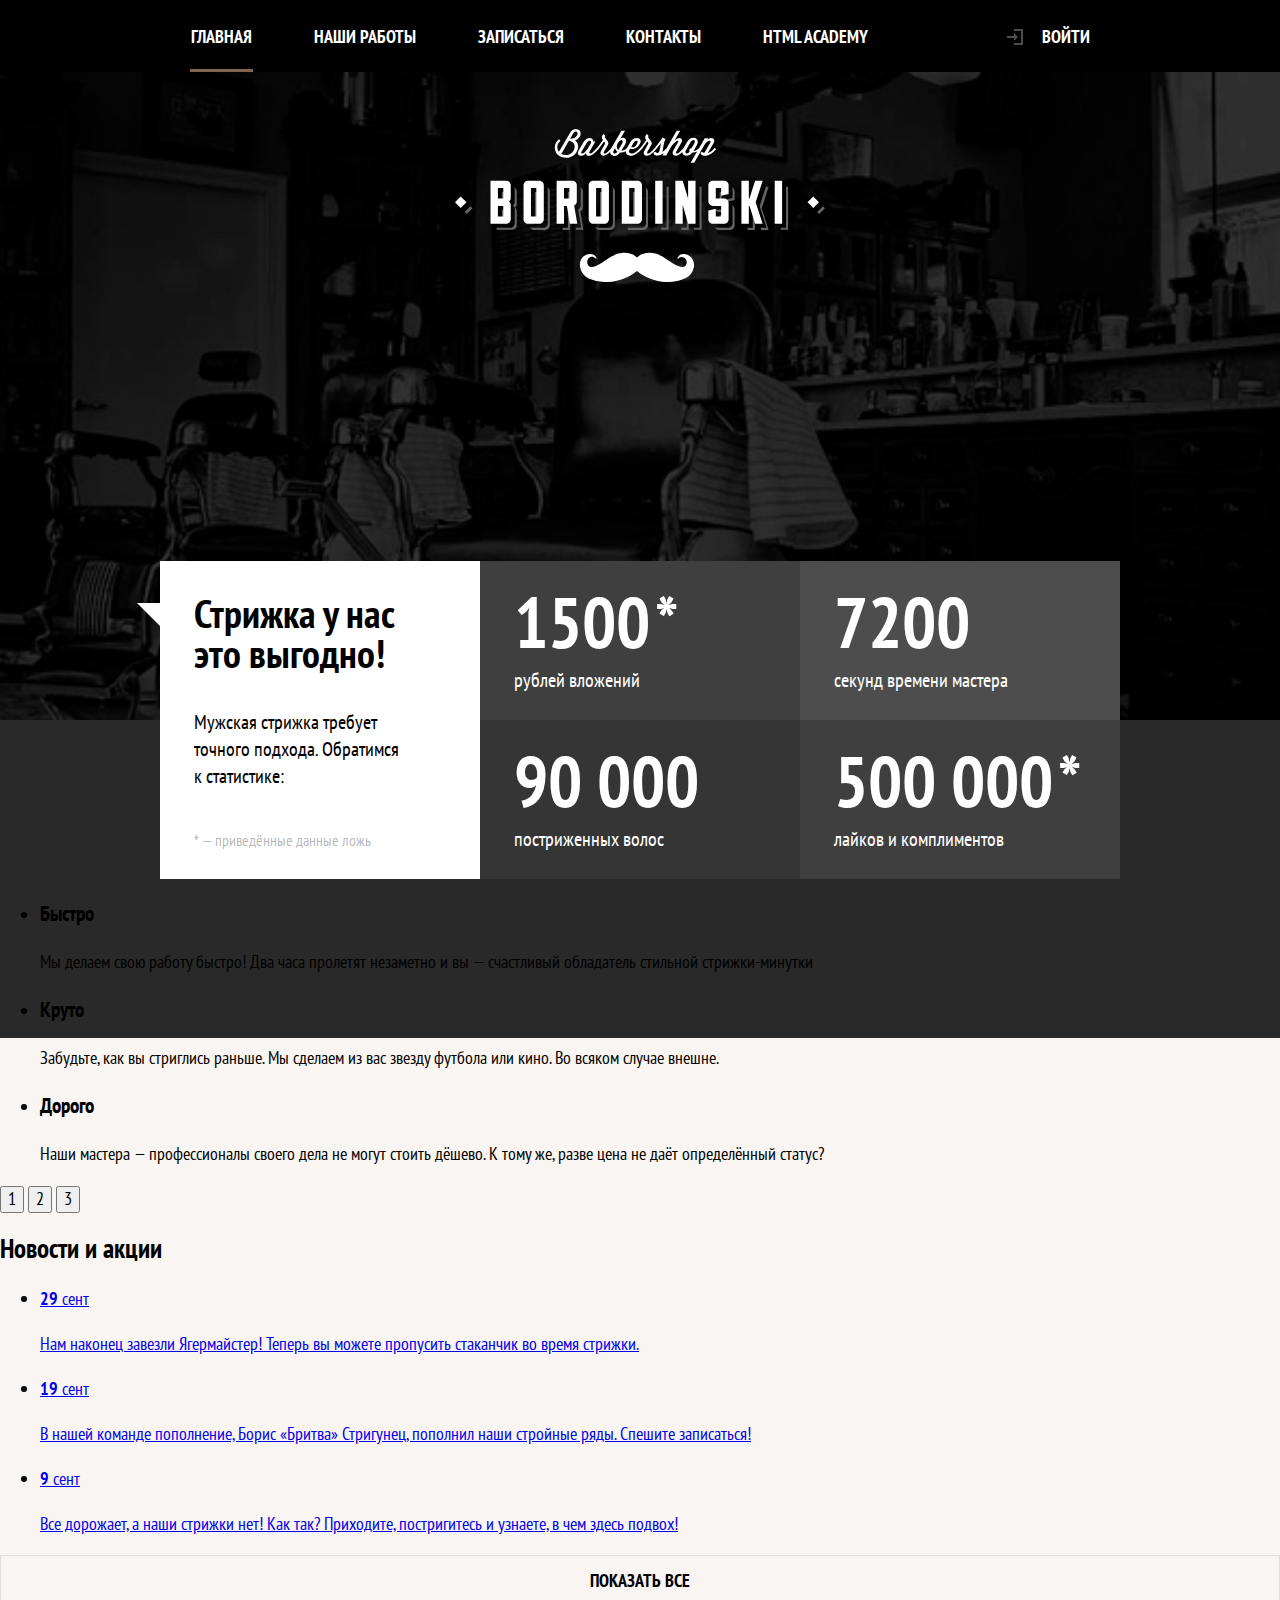
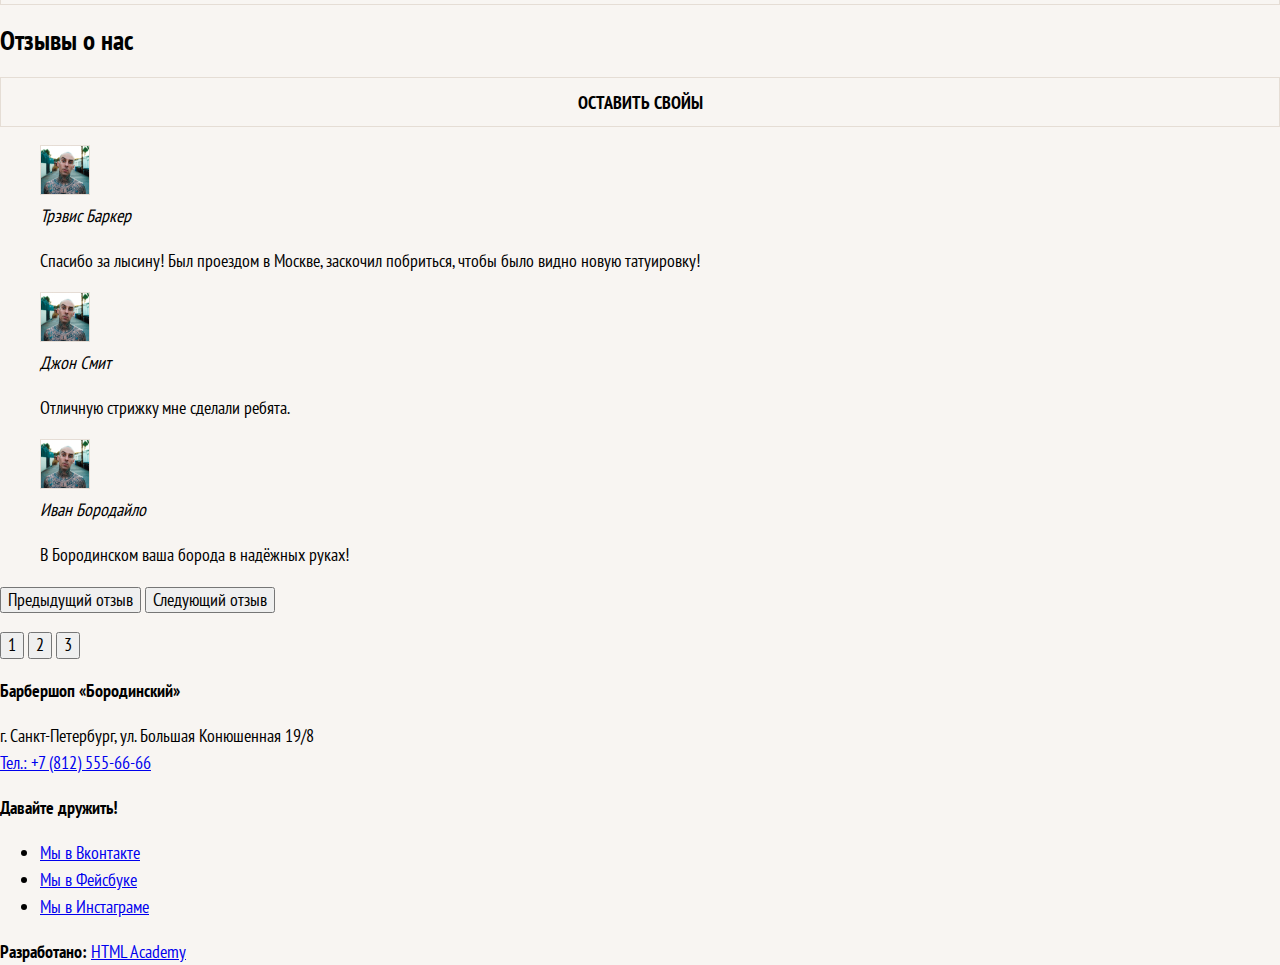
<file: source/index.html>
<!DOCTYPE html>
<html class="page" lang="ru">
<head>
  <meta charset="UTF-8">
  <meta name="viewport" content="width=device-width, initial-scale=1.0">
  <link rel="stylesheet" href="css/normalize.css">
  <link rel="icon" href="img/favicon.png" sizes="32x32">
  <link rel="stylesheet" href="css/style.css">
  <title>Барбершоп «Бородинский»</title>
</head>
<body class="page__index">

  <header class="page-header">
    <a class="page-header__logo">
      <picture>
        <source media="(min-width: 1200px)" srcset="./img/icons/logotype-desktop.svg">
        <source media="(min-width: 768px)" srcset="./img/icons/logotype-tablet.svg">
        <img src="./img/icons/logotype-mobile.svg" height="30" width="226" alt="Барбершоп Бородинский">
      </picture>
    </a>
    <nav class="main-nav main-nav--closed main-nav--nojs">
      <button class="main-nav__toggle" type="button">
        <span class="visually-hidden">Открыть меню</span>
      </button>
      <div class="main-nav__wrapper">
        <ul class="main-nav__list site-list">
          <li class="site-list__item site-list__item--active">
            <a>
              Главная
            </a>
          </li>
          <li class="site-list__item">
            <a href="./photo.html">
              Наши работы
            </a>
          </li>
          <li class="site-list__item">
            <a href="#">
              Записаться
            </a>
          </li>
          <li class="site-list__item">
            <a href="#">
              Контакты
            </a>
          </li>
          <li class="site-list__item">
            <a href="#">
              HTML Academy
            </a>
          </li>
        </ul>
        <ul class="main-nav__list user-list">
          <li class="user-list__item">
            <a class="user-list__login js-login" href="login.html">
              <svg class="user-list__login-icon" width="16" height="16" viewBox="0 0 16 16" xmlns="http://www.w3.org/2000/svg">
                <polygon points="0 7 7.01 7 7.01 4.06 10.96 8.01 7.01 11.91 7.01 9.06 0 9.02 0 7"/><polygon points="7.01 0 7.01 2 14.03 2 14.03 13.99 7.01 13.99 7.01 16 16 16 16 0 7.01 0"/>
              </svg>
              <span>Войти</span>
            </a>
          </li>
        </ul>
      </div>
    </nav>
  </header>

  <main class="page-main">

    <h1 class="visually-hidden">Барбершоп «Бородинский» — истинно мужская классика</h1>

    <section class="stats">
      <div class="stats__wrapper">
        <header class="stats__header">
          <h2 class="visually-hidden">
            Статистика Барбершопа
          </h2>
          <p class="stats__slogan">
            Стрижка у нас<br>
            это выгодно!
          </p>
          <p class="stats__intro">
            Мужская стрижка требует<br>
            точного подхода. Обратимся<br>
            к статистике:
          </p>
          <p class="stats__legend stats__legend--top">
            <small>
              * — приведённые данные ложь
            </small>
          </p>
        </header>
        <dl class="stats__list">
          <div class="stats__item">
            <dt class="stats__number">
              1500<sup>*</sup>
            </dt>
            <dd class="stats__description">
              рублей<br>
              вложений
            </dd>
          </div>
          <div class="stats__item">
            <dt class="stats__number">
              7200
            </dt>
            <dd class="stats__description">
              секунд<br>
              времени мастера
            </dd>
          </div>
          <div class="stats__item">
            <dt class="stats__number">
              90 000
            </dt>
            <dd class="stats__description">
              постриженных<br>
              волос
            </dd>
          </div>
          <div class="stats__item">
            <dt class="stats__number">
              500 000<sup>*</sup>
            </dt>
            <dd class="stats__description">
              лайков и<br>
              комплиментов
            </dd>
          </div>
        </dl>
        <small class="stats__legend stats__legend--bottom">
          * — приведённые данные ложь
        </small>
      </div>
    </section>

    <section class="advantages">
      <div class="advantages__wrapper slider">
        <h2 class="visually-hidden">Наши преимущества</h2>
        <ul class="advantages__list slider__list">
          <li class="advantages__item advantages__item--fast slider__item">
            <h3 class="advantages__title">Быстро</h3>
            <p class="advantages__description">Мы делаем свою работу быстро! Два часа пролетят незаметно и вы — счастливый обладатель стильной стрижки-минутки</p>
            <li class="advantages__item advantages__item--cool slider__item">
              <h3 class="advantages__title">Круто</h3>
              <p class="advantages__description">Забудьте, как вы стриглись раньше. Мы сделаем из вас звезду футбола или кино. Во всяком случае внешне.</p>
            </li>
            <li class="advantages__item advantages__item--price slider__item">
              <h3 class="advantages__title">Дорого</h3>
              <p class="advantages__description">Наши мастера — профессионалы своего дела не могут стоить дёшево. К тому же, разве цена не даёт определённый статус?</p>
            </li>
          </li>
        </ul>
        <p class="advantages__toggles slider__toggles">
          <button class="slider__toggle slider__toggle--current" type="button">1</button>
          <button class="slider__toggle" type="button">2</button>
          <button class="slider__toggle" type="button">3</button>
        </p>
      </div>
    </section>

    <section class="news">
      <div class="news__wrapper">
        <h2 class="news__title">Новости и акции</h2>
        <ul class="news__list">
          <li class="news__item">
            <a class="news__link" href="#">
              <time class="news__date" datetime="2024-09-29">
                <b class="news__day">29</b> сент
              </time>
              <p class="news__text">Нам наконец завезли Ягермайстер! Теперь вы можете пропусить стаканчик во время стрижки.</p>
            </a>
          </li>
          <li class="news__item">
            <a class="news__link" href="#">
              <time class="news__date" datetime="2024-09-29">
                <b class="news__day">19</b> сент
              </time>
              <p class="news__text">В нашей команде пополнение, Борис «Бритва» Стригунец, пополнил наши стройные ряды. Спешите записаться!</p>
            </a>
          </li>
          <li class="news__item">
            <a class="news__link" href="#">
              <time class="news__date" datetime="2024-09-29">
                <b class="news__day">9</b> сент
              </time>
              <p class="news__text">Все дорожает, а наши стрижки нет! Как так? Приходите, постригитесь и узнаете, в чем здесь подвох!</p>
            </a>
          </li>
        </ul>
        <a class="news__to-all button" href="#">Показать все</a>
      </div>
    </section>

    <section class="reviews">
      <div class="reviews__wrapper slider">
        <h2 class="reviews__title">Отзывы о нас</h2>
        <a class="reviews__write button" href="form.html">Оставить свойы</a>
        <div class="reviews__list slider__list">
          <blockquote class="reviews__item slider__item">
            <img class="reviews__item-image" src="./img/content/pictures-travis-mobile@1x.jpg" width="50" height="50" alt="Фото Трэвиса Баркера">
            <div class="reviews__autor-info">
              <cite class="reviews__author-name">
                Трэвис Баркер
              </cite>
              <p class="reviews__text">
                Спасибо за лысину! Был проездом в Москве, заскочил побриться, чтобы было видно новую татуировку!
              </p>
            </div>
          </blockquote>
          <blockquote class="reviews__item slider__item">
            <img class="reviews__item-image" src="./img/content/pictures-travis-mobile@1x.jpg" width="50" height="50" alt="Фото Джона Смита">
            <div class="reviews__autor-info">
              <cite class="reviews__author-name">
                Джон Смит
              </cite>
              <p class="reviews__text">
                Отличную стрижку мне сделали ребята.
              </p>
            </div>
          </blockquote>
          <blockquote class="reviews__item slider__item">
            <img class="reviews__item-image" src="./img/content/pictures-travis-mobile@1x.jpg" width="50" height="50" alt="Фото Ивана Бородайло">
            <div class="reviews__autor-info">
              <cite class="reviews__author-name">
                Иван Бородайло
              </cite>
              <p class="reviews__text">
                В Бородинском ваша борода в надёжных руках!
              </p>
            </div>
          </blockquote>
          <button class="reviews__prev" type="button">Предыдущий отзыв</button>
          <button class="reviews__next" type="button">Следующий отзыв</button>
        </div>
        <p class="reviews__toggles slider__toggles">
          <button class="slider__toggle slider__toggle--current" type="button">1</button>
          <button class="slider__toggle" type="button">2</button>
          <button class="slider__toggle" type="button">3</button>
        </p>
      </div>
    </section>
  </main>

  <footer class="page-footer">
    <div class="page-footer__wrapper">

      <div class="page-footer__contacts contacts">
        <b class="contacts__title">Барбершоп «Бородинский»</b>
        <p class="contacts__text">
          г. Санкт-Петербург, ул. Большая Конюшенная 19/8<br>
          <a class="contacts__phone" href="tel:+78125556666">
            <span class="contacts__phone-mobile">Тел.:</span> +7 (812) 555-66-66
          </a>
        </p>
      </div>

      <div class="page-footer__social social">
        <b class="social__title">Давайте дружить!</b>
        <ul class="social__list">
          <li class="social__item">
            <a class="social__link social__link--vkontakte" href="https://vk.com/htmlacademy">
              Мы в Вконтакте
          </a>
          </li>
          <li class="social__item">
            <a class="social__link social__link--facebook" href="https://www.facebook.com/htmlacademy">
              Мы в Фейсбуке
          </a>
          </li>
          <li class="social__item">
            <a class="social__link social__link--instagram" href="https://www.instagram.com/htmlacademy">
              Мы в Инстаграме
          </a>
          </li>
        </ul>
      </div>

      <div class="page-footer__copyright copyright">
        <b class="copyright__text">Разработано:</b>
        <a class="copyright__link" href="https://htmlacademy.ru/intensive/adaptive">
          HTML Academy
        </a>
      </div>
    </div>
  </footer>

  <script src="js/scripts.js"></script>
</body>
</html>
</file>
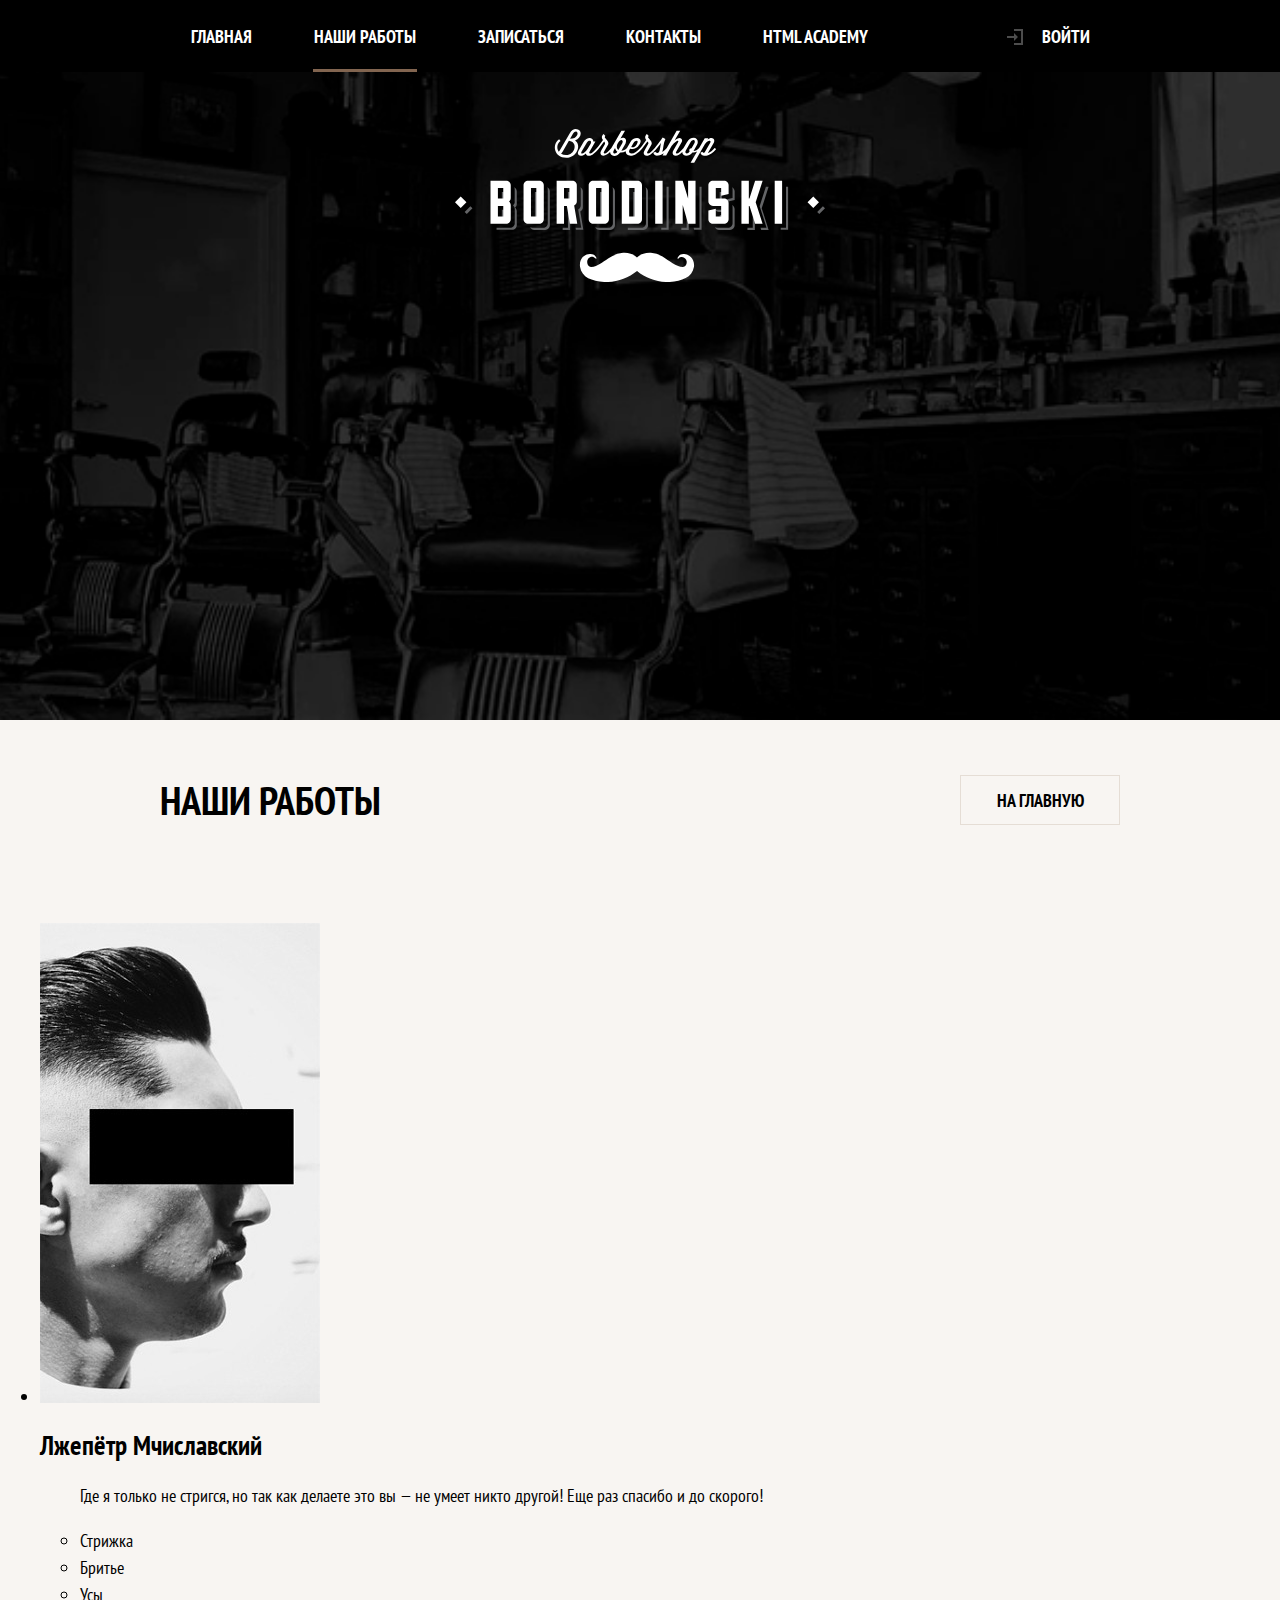
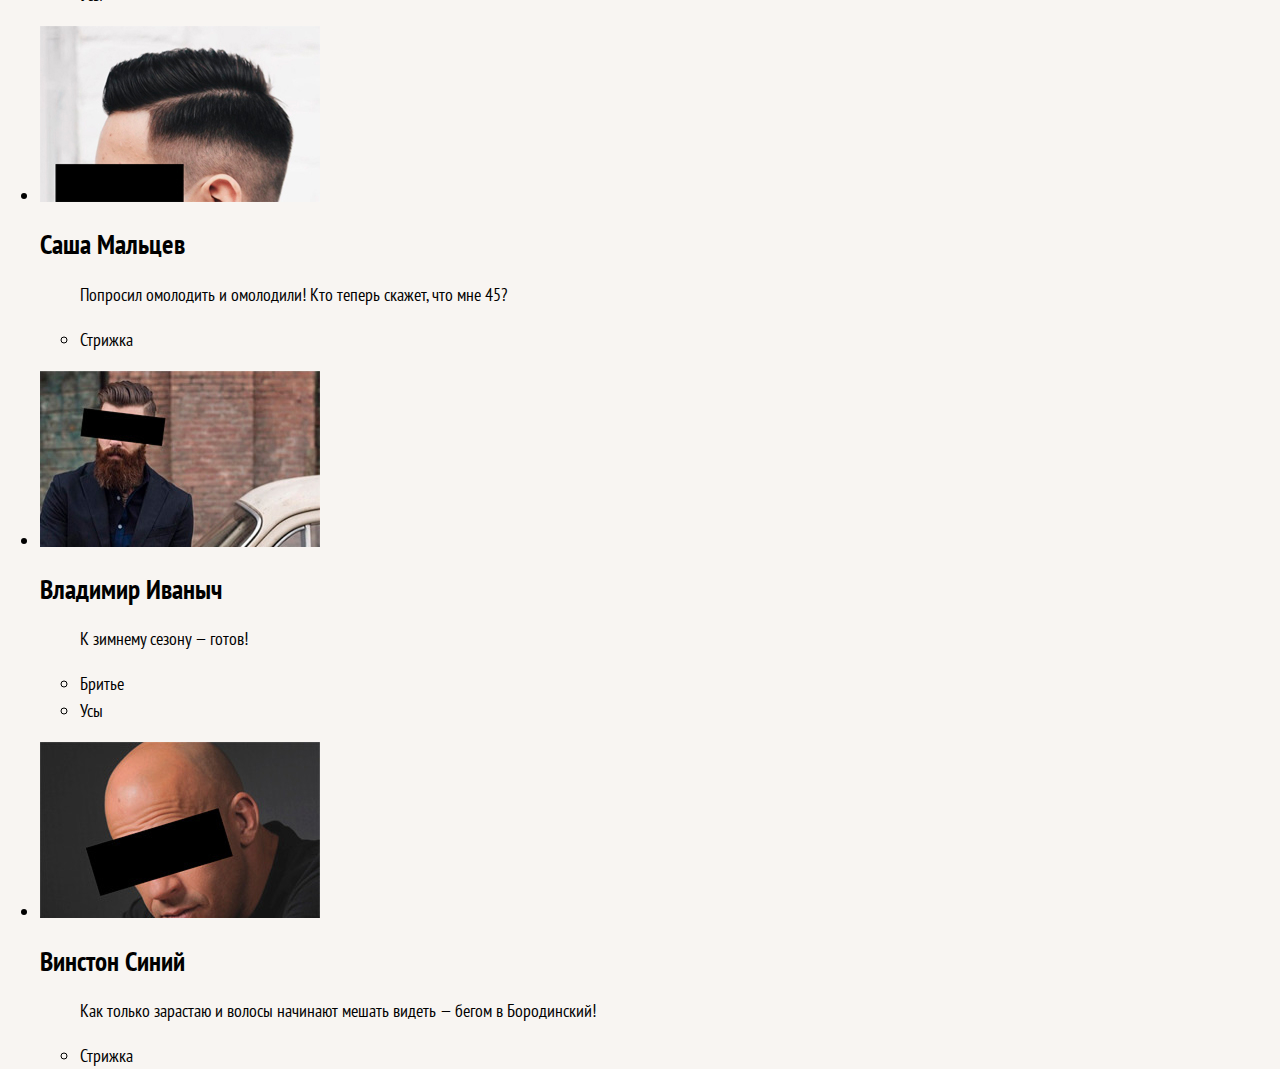
<file: source/photo.html>
<!DOCTYPE html>
<html class="page" lang="ru">
<head>
    <meta charset="UTF-8">
    <meta name="viewport" content="width=device-width, initial-scale=1.0">
    <link rel="stylesheet" href="css/normalize.css">
    <link rel="icon" href="img/favicon.png" sizes="32x32">
    <link rel="stylesheet" href="css/style.css">
    <title>Барбершоп «Бородинский»</title>
</head>
<body class="page__photo">

    <header class="page-header">
        <a class="page-header__logo">
          <picture>
            <source media="(min-width: 1200px)" srcset="./img/icons/logotype-desktop.svg">
            <source media="(min-width: 768px)" srcset="./img/icons/logotype-tablet.svg">
            <img src="./img/icons/logotype-mobile.svg" height="30" width="226" alt="Барбершоп Бородинский">
          </picture>
        </a>
        <nav class="main-nav main-nav--closed main-nav--nojs">
          <button class="main-nav__toggle" type="button">
            <span class="visually-hidden">Открыть меню</span>
          </button>
          <div class="main-nav__wrapper">
            <ul class="main-nav__list site-list">
              <li class="site-list__item">
                <a href="./index.html">
                  Главная
                </a>
              </li>
              <li class="site-list__item site-list__item--active">
                <a>
                  Наши работы
                </a>
              </li>
              <li class="site-list__item">
                <a href="#">
                  Записаться
                </a>
              </li>
              <li class="site-list__item">
                <a href="#">
                  Контакты
                </a>
              </li>
              <li class="site-list__item">
                <a href="#">
                  HTML Academy
                </a>
              </li>
            </ul>
            <ul class="main-nav__list user-list">
              <li class="user-list__item">
                <a class="user-list__login js-login" href="login.html">
                  <svg class="user-list__login-icon" width="16" height="16" viewBox="0 0 16 16" xmlns="http://www.w3.org/2000/svg">
                    <polygon points="0 7 7.01 7 7.01 4.06 10.96 8.01 7.01 11.91 7.01 9.06 0 9.02 0 7"/><polygon points="7.01 0 7.01 2 14.03 2 14.03 13.99 7.01 13.99 7.01 16 16 16 16 0 7.01 0"/>
                  </svg>
                  <span>Войти</span>
                </a>
              </li>
            </ul>
          </div>
        </nav>
      </header>

      <main class="page-main page-main--inner">

        <header class="page-title">
            <h1 class="page-title__title">Наши работы</h1>
            <a class="button" href="./index.html">На главную</a>
        </header>

        <section class="works">
            <ul class="works__list">
                <li class="works__photo">
                    <article class="works-item works-item--lead works-item--works-of-month">
                        <p class="works-item__image-wrapper">
                            <img class="works-item__image" src="./img/content/photo-1-mobile.jpg" alt="Пример нашей работы">
                        </p>
                        <div class="works-item__review">
                            <h2 class="works-item__title">Лжепётр Мчиславский</h2>
                            <blockquote class="works-item__text">Где я только не стригся, но так как делаете это вы — не умеет никто другой! Еще раз спасибо и до скорого!</blockquote>
                            <ul class="works-item__parametr-list">
                                <li class="works-item__parametr-item works-item__parametr-item--haircut">Стрижка</li>
                                <li class="works-item__parametr-item works-item__parametr-item--shaving">Бритье</li>
                                <li class="works-item__parametr-item works-item__parametr-item--mustache">Усы</li>
                            </ul>
                        </div>
                    </article>
                </li>
                <li class="works__photo">
                    <article class="works-item">
                        <p class="works-item__image-wrapper">
                            <img class="works-item__image" src="./img/content/photo-2-mobile.jpg" alt="Пример нашей работы">
                        </p>
                        <div class="works-item__review">
                            <h2 class="works-item__title">Саша Мальцев</h2>
                            <blockquote class="works-item__text">Попросил омолодить и омолодили!
                                Кто теперь скажет, что мне 45? </blockquote>
                            <ul class="works-item__parametr-list">
                                <li class="works-item__parametr-item works-item__parametr-item--haircut">Стрижка</li>
                            </ul>
                        </div>
                    </article>
                </li>
                <li class="works__photo">
                    <article class="works-item">
                        <p class="works-item__image-wrapper">
                            <img class="works-item__image" src="./img/content/photo-3-mobile.jpg" alt="Пример нашей работы">
                        </p>
                        <div class="works-item__review">
                            <h2 class="works-item__title">Владимир Иваныч</h2>
                            <blockquote class="works-item__text">К зимнему сезону — готов!</blockquote>
                            <ul class="works-item__parametr-list">
                                <li class="works-item__parametr-item works-item__parametr-item--shaving">Бритье</li>
                                <li class="works-item__parametr-item works-item__parametr-item--mustache">Усы</li>
                            </ul>
                        </div>
                    </article>
                </li>
                <li class="works__photo">
                    <article class="works-item">
                        <p class="works-item__image-wrapper">
                            <img class="works-item__image" src="./img/content/photo-4-mobile.jpg" alt="Пример нашей работы">
                        </p>
                        <div class="works-item__review">
                            <h2 class="works-item__title">Винстон Синий</h2>
                            <blockquote class="works-item__text">Как только зарастаю и волосы начинают мешать видеть — бегом в Бородинский!</blockquote>
                            <ul class="works-item__parametr-list">
                                <li class="works-item__parametr-item works-item__parametr-item--haircut">Стрижка</li>
                            </ul>
                        </div>
                    </article>
                </li>
            </ul>
        </section>
      </main>

      <script src="js/scripts.js"></script>
</body>
</html>
</file>
<file: source/css/style.css>
@font-face {
  font-family: "PT Sans Narrow";
  font-weight: 400;
  font-style: normal;
  font-display: swap;
  src: url("../fonts/PTSans-Narrow.woff2") format("woff2");
}
@font-face {
  font-family: "PT Sans Narrow";
  font-weight: 700;
  font-style: normal;
  font-display: swap;
  src: url("../fonts/PTSans-NarrowBold.woff2") format("woff2");
}
img {
  max-width: 100%;
  height: auto;
}

.visually-hidden {
  position: absolute;
  width: 1px;
  height: 1px;
  margin: -1px;
  border: 0;
  padding: 0;
  white-space: nowrap;
  clip-path: inset(100%);
  clip: rect(0 0 0 0);
  overflow: hidden;
}

.button {
  display: block;
  padding: 13px 29px 11px;
  font-size: 18px;
  line-height: 24px;
  font-weight: 700;
  text-align: center;
  color: #000000;
  text-transform: uppercase;
  text-decoration: none;
  text-shadow: none;
  background-color: transparent;
  border: 1px solid #e5ddd5;
}
.button:hover {
  text-decoration: none;
  border-color: #d5c9bd;
}
.button:active {
  color: fade(#000000, 30%);
  text-decoration: none;
  background-color: #d5c9bd;
  border-color: #d5c9bd;
}
.button:focus {
  text-decoration: none;
}

.main-nav {
  position: relative;
  width: auto;
  min-height: 51px;
  background-color: #826550;
}
@media (min-width: 768px) {
  .main-nav {
    background-color: #000000;
  }
}

.main-nav__toggle {
  position: absolute;
  top: 0;
  right: 0;
  z-index: 2;
  display: block;
  width: 70px;
  height: 50px;
  background-color: #6A4D38;
  cursor: pointer;
  border: none;
}
.main-nav__toggle:hover, .main-nav__toggle:active {
  background-color: #624530;
}
@media (min-width: 768px) {
  .main-nav__toggle {
    display: none;
  }
}

.main-nav--closed .main-nav__toggle::before {
  content: "";
  position: absolute;
  top: 15px;
  left: 17px;
  width: 36px;
  height: 2px;
  background-color: #ffffff;
  box-shadow: 0 8px 0 0 #ffffff, 0 16px 0 0 #ffffff;
}

.main-nav--closed .main-nav__toggle:active::before {
  opacity: 30%;
}

@media (max-width: 767px) {
  .main-nav--closed .site-list__item {
    display: none;
  }
  .main-nav--closed .site-list__item--active {
    display: block;
  }

  .main-nav--closed .site-list__item--active a {
    padding-right: 70px;
    padding-left: 70px;
    text-align: center;
  }

  .main-nav--closed .user-list__item {
    display: none;
  }

  .main-nav--opened .main-nav__wrapper {
    position: absolute;
    top: 0;
    right: 0;
    left: 70px;
    z-index: 10;
    min-height: 80vh;
    background-color: #6A4D38;
  }

  .main-nav--opened .main-nav__wrapper::before {
    content: "";
    position: absolute;
    top: 0;
    left: 0;
    z-index: 2;
    width: 7px;
    height: 100%;
    box-shadow: inset 4px 0 7px -2px rgba(0, 0, 0, 0.4);
  }

  .main-nav--nojs .main-nav__toggle {
    display: none;
  }

  .main-nav--nojs .main-nav__wrapper {
    position: static;
    min-height: 0;
  }

  .main-nav--nojs .site-list__item {
    display: block;
  }

  .main-nav--nojs .site-list__item--active a {
    padding-right: 21px;
    padding-left: 21px;
    text-align: left;
  }

  .main-nav--nojs .user-list__item {
    display: block;
    background-color: #6A4D38;
  }
}
.main-nav--opened .main-nav__toggle {
  top: 0;
  right: auto;
  left: 0;
}
.main-nav--opened .main-nav__toggle::before, .main-nav--opened .main-nav__toggle::after {
  content: "";
  position: absolute;
  top: 24px;
  left: 18px;
  width: 36px;
  height: 2px;
  background-color: #ffffff;
}
.main-nav--opened .main-nav__toggle::before {
  transform: rotate(45deg);
  box-shadow: none;
}
.main-nav--opened .main-nav__toggle::after {
  transform: rotate(-45deg);
}
.main-nav--opened .main-nav__toggle:active::before, .main-nav--opened .main-nav__toggle:active::after {
  opacity: 30%;
}

.main-nav__list {
  margin: 0;
  padding: 0;
  list-style: none;
}

.main-nav__list a {
  color: #ffffff;
}

@media (min-width: 768px) {
  .main-nav__wrapper {
    display: flex;
    justify-content: space-between;
    width: 84%;
    max-width: 960px;
    margin: 0 auto;
  }
}
.page-header {
  display: flex;
  flex-direction: column;
  background-color: #242424;
  color: #ffffff;
}

@media (min-width: 768px) {
  .page-header {
    background-color: #000000;
  }
}
.page-header__logo {
  height: 85px;
  text-align: center;
}
@media (min-width: 768px) {
  .page-header__logo {
    order: 1;
    width: 100%;
    height: 400px;
    background-color: #000000;
    background-image: url("../img/background/bg-header.jpg");
    background-repeat: no-repeat;
    background-position: 50% -9px;
  }
}
@media (min-width: 768px) and (min-resolution: 2dppx) {
  .page-header__logo {
    background-image: url("../img/background/bg-header@2x.jpg");
    background-size: 1338px auto;
  }
}
@media (min-width: 1200px) {
  .page-header__logo {
    height: 648px;
    background-position: 50% 0;
    background-size: cover;
  }
}

.page-header__logo img {
  width: 226px;
  height: 85px;
}
@media (min-width: 768px) {
  .page-header__logo img {
    display: block;
    width: 370px;
    height: auto;
    margin: 0 auto;
    margin-top: 40px;
  }
}
@media (min-width: 1200px) {
  .page-header__logo img {
    margin-top: 57px;
  }
}

.page-title {
  margin: 0 auto;
  padding: 30px 0;
  text-transform: uppercase;
  color: #000000;
}
.page-title a {
  display: none;
}

.page-title__title {
  margin: 0;
  font-size: 30px;
  line-height: 30px;
  font-weight: 700;
  text-align: center;
}

@media (min-width: 768px) {
  .page-title {
    display: flex;
    justify-content: space-between;
    padding: 58px 64px 40px 64px;
  }
  .page-title a {
    align-self: center;
    display: block;
    width: 100px;
    margin-top: -5px;
  }

  .page-title__title {
    font-size: 40px;
    line-height: 40px;
    text-align: left;
  }
}
@media (min-width: 1200px) {
  .page-title {
    width: 960px;
    padding-bottom: 80px;
    padding-top: 60px;
  }
}
.page {
  height: 100%;
  font-size: 18px;
  font-family: "PT Sans Narrow", "Arial", sans-serif;
  line-height: 27px;
}

.page__index {
  min-height: 100%;
  margin: 0;
  background-color: #f8f5f2;
}

.page__photo {
  min-height: 100%;
  margin: 0;
  background-color: #f8f5f2;
  color: #000000;
}

.site-list {
  font-weight: bold;
}

.site-list a {
  position: relative;
  display: block;
  padding: 12px 21px;
  padding-bottom: 13px;
  font-size: 18px;
  line-height: 24px;
  color: #ffffff;
  text-transform: uppercase;
  text-decoration: none;
  background-color: #826550;
  border-top: 1px solid #886e5b;
  border-bottom: 1px solid #71543f;
}

@media (min-width: 768px) {
  .site-list {
    display: flex;
    flex-wrap: wrap;
    justify-content: flex-start;
    width: 570px;
    flex-grow: 1;
  }

  .site-list__item {
    margin-right: 32px;
  }
  .site-list__item:last-child {
    margin-right: 0;
  }
  .site-list__item--active {
    position: relative;
  }
  .site-list__item--active::after {
    content: "";
    position: absolute;
    right: 0;
    left: 0;
    bottom: 0;
    height: 3px;
    background: #826550;
  }

  .site-list a {
    padding: 0;
    padding-top: 25px;
    padding-bottom: 23px;
    background: none;
    border: none;
  }

  .site-list__item a[href]:hover {
    color: #826550;
    background-color: #000000;
  }
  .site-list__item a[href]:active {
    color: #ffffff;
    background-color: #000000;
    opacity: 0.3;
  }
}
@media (min-width: 1200px) {
  .site-list {
    width: 780px;
  }

  .site-list__item {
    margin-right: 0;
  }
  .site-list__item--active::after {
    right: 30px;
    left: 30px;
  }

  .site-list a {
    padding-right: 31px;
    padding-left: 31px;
  }

  .site-list__item a[href]:hover {
    color: #000000;
    background-color: #ffffff;
  }
  .site-list__item a[href]:active {
    color: rgba(0, 0, 0, 0.3);
    background-color: #ffffff;
    opacity: 1;
  }
}
.stats {
  background-color: #292929;
  color: #ffffff;
}

@media (min-width: 768px) {
  .stats__wrapper {
    padding: 0 64px;
    position: relative;
    top: -179px;
    margin-bottom: -179px;
  }
}
@media (min-width: 1200px) {
  .stats__wrapper {
    top: -159px;
    margin: auto;
    margin-bottom: -159px;
    max-width: 960px;
    display: grid;
    grid-template-columns: 1fr 2fr;
  }
}

.stats__header {
  padding: 28px 20px;
  background-color: #ffffff;
  color: #000000;
}
@media (min-width: 768px) {
  .stats__header {
    position: relative;
    padding-top: 32px;
    padding-right: 34px;
    padding-left: 34px;
    padding-bottom: 30px;
    display: grid;
    grid-template-columns: 1fr 1fr;
  }
  .stats__header::before {
    position: absolute;
    width: 23px;
    height: 23px;
    left: -23px;
    top: 42px;
    background-image: url("data:image/svg+xml,%3Csvg xmlns='http://www.w3.org/2000/svg' viewBox='0 0 1 1'%3E%3Cpolygon points='0,0 1,0 1,1' fill='white'/%3E%3C/svg%3E");
    content: "";
  }
}
@media (min-width: 1200px) {
  .stats__header {
    grid-template-columns: auto;
    grid-template-rows: min-content 1fr min-content;
    align-content: start;
  }
}

.stats__slogan {
  margin: 0;
  margin-bottom: 13px;
  text-align: center;
  text-transform: uppercase;
  line-height: 1;
  font-weight: bold;
  font-size: 30px;
}
@media (min-width: 768px) {
  .stats__slogan {
    margin-bottom: 17px;
    text-align: left;
    text-transform: none;
    font-size: 40px;
  }
}
@media (min-width: 1200px) {
  .stats__slogan {
    margin-bottom: 32px;
  }
}

.stats__intro {
  margin: 0;
  font-size: 20px;
  line-height: 1.35;
  text-align: center;
}
@media (max-width: 767px) {
  .stats__intro br {
    display: none;
  }
}
@media (min-width: 768px) {
  .stats__intro {
    padding-top: 4px;
    padding-left: 34px;
    text-align: left;
  }
}
@media (min-width: 1200px) {
  .stats__intro {
    padding-left: 0;
    margin-bottom: 16px;
  }
}

.stats__legend {
  margin: 0;
  display: block;
  font-size: 20px;
  line-height: 1;
}

.stats__legend--top {
  color: rgba(0, 0, 0, 0.3);
}
@media (max-width: 767px) {
  .stats__legend--top {
    display: none;
  }
}

.stats__legend--bottom {
  text-align: center;
  color: rgba(255, 255, 255, 0.3);
}
@media (min-width: 768px) {
  .stats__legend--bottom {
    display: none;
  }
}

.stats__list {
  margin: 0;
  margin-bottom: 20px;
  background-color: #353535;
}
@media (min-width: 768px) {
  .stats__list {
    display: grid;
    grid-template-columns: 1fr 1fr;
  }
}
@media (min-width: 1200px) {
  .stats__list {
    margin: 0;
  }
}

.stats__item {
  padding: 20px;
  display: flex;
  justify-content: space-between;
}
@media (min-width: 768px) {
  .stats__item {
    display: block;
    padding-top: 25px;
    padding-right: 34px;
    padding-bottom: 30px;
    padding-left: 34px;
  }
}

.stats__item:nth-child(1) {
  background-color: rgba(255, 255, 255, 0.05);
}

.stats__item:nth-child(2) {
  background-color: rgba(255, 255, 255, 0.12);
}

.stats__item:nth-child(4) {
  background-color: rgba(255, 255, 255, 0.12);
}
@media (min-width: 768px) {
  .stats__item:nth-child(4) {
    background-color: rgba(255, 255, 255, 0.05);
  }
}

.stats__number {
  font-size: 40px;
  line-height: 1;
  font-weight: bold;
}
.stats__number sup {
  position: static;
  margin-left: 5px;
  vertical-align: baseline;
  font-size: inherit;
}
@media (min-width: 768px) {
  .stats__number {
    font-size: 72px;
    margin-bottom: 12px;
  }
}

.stats__description {
  margin: 0;
  text-align: right;
  line-height: 1;
  font-size: 18px;
}
@media (min-width: 768px) {
  .stats__description {
    font-size: 20px;
    text-align: left;
  }
  .stats__description br {
    display: none;
  }
}

.user-list__login {
  position: relative;
  display: block;
  padding: 17px 21px;
  padding-left: 49px;
  line-height: 18px;
  color: #ffffff;
  text-decoration: none;
}

.user-list__login-icon {
  position: absolute;
  top: 17px;
  left: 21px;
  width: 16px;
  height: 16px;
  opacity: 0.3;
  fill: #ffffff;
}

@media (min-width: 768px) {
  .user-list {
    width: 60px;
  }

  .user-list__login {
    width: 60px;
    height: 70px;
    padding: 0;
  }
  .user-list__login span {
    position: absolute;
    opacity: 0;
  }
  .user-list__login:hover .user-list__login-icon {
    opacity: 1;
  }
  .user-list__login:hover .user-list__login-icon polygon {
    fill: #826550;
  }
  .user-list__login:active .user-list__login-icon {
    opacity: 0.3;
  }
  .user-list__login:active .user-list__login-icon polygon {
    fill: #ffffff;
  }

  .user-list__login-icon {
    top: 29px;
    left: 12px;
  }
}
@media (min-width: 1200px) {
  .user-list {
    width: auto;
    max-width: 160px;
  }

  .user-list__login {
    position: relative;
    width: auto;
    height: auto;
    padding-top: 25px;
    padding-right: 30px;
    padding-bottom: 23px;
    padding-left: 50px;
    font-size: 18px;
    line-height: 24px;
    font-weight: bold;
    text-transform: uppercase;
    text-decoration: none;
  }
  .user-list__login span {
    position: static;
    opacity: 1;
  }
  .user-list__login:hover {
    color: #000000;
    background-color: #ffffff;
  }
  .user-list__login:active {
    color: rgba(0, 0, 0, 0.3);
    background-color: #ffffff;
  }
  .user-list__login:hover .user-list__login-icon {
    opacity: 0.3;
  }
  .user-list__login:hover .user-list__login-icon polygon {
    fill: #000000;
  }
  .user-list__login:active .user-list__login-icon {
    opacity: 0.1;
  }

  .user-list__login-icon {
    left: 15px;
  }
}
/*# sourceMappingURL=style.css.map */
</file>
